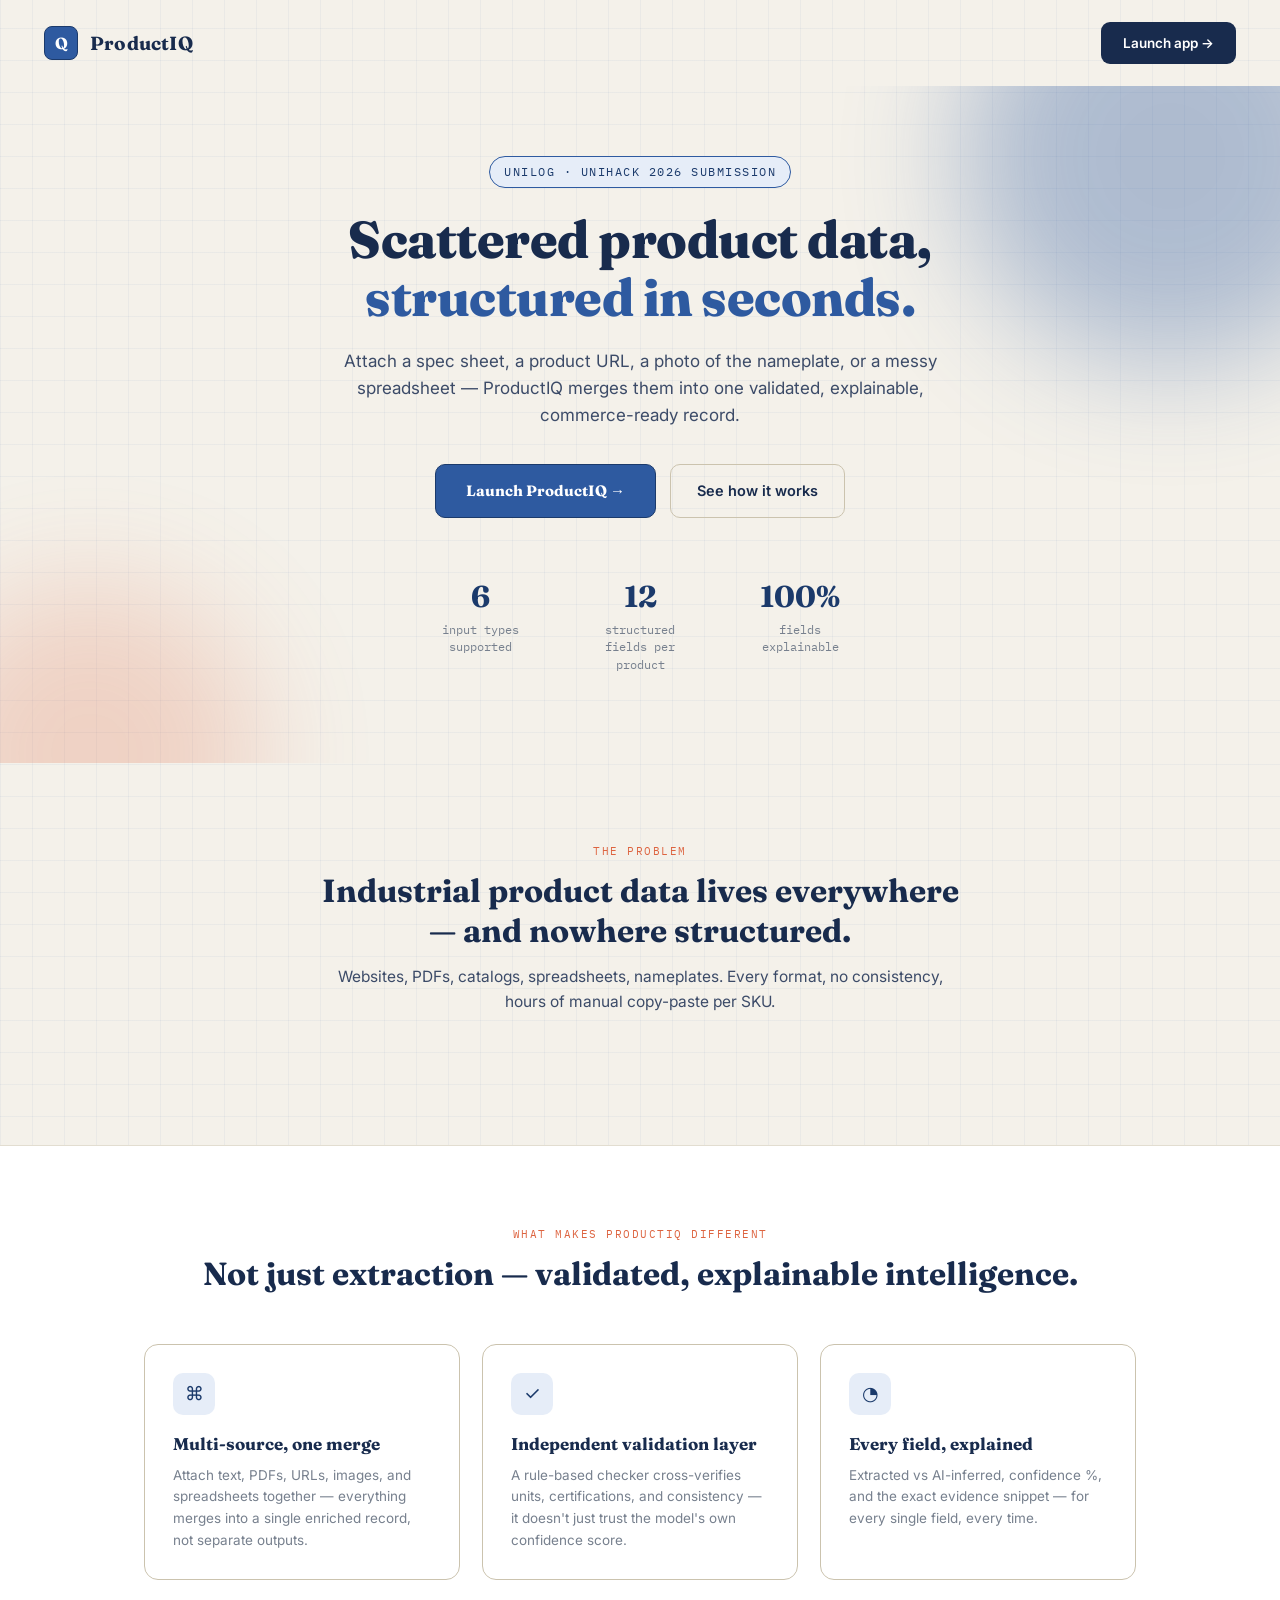
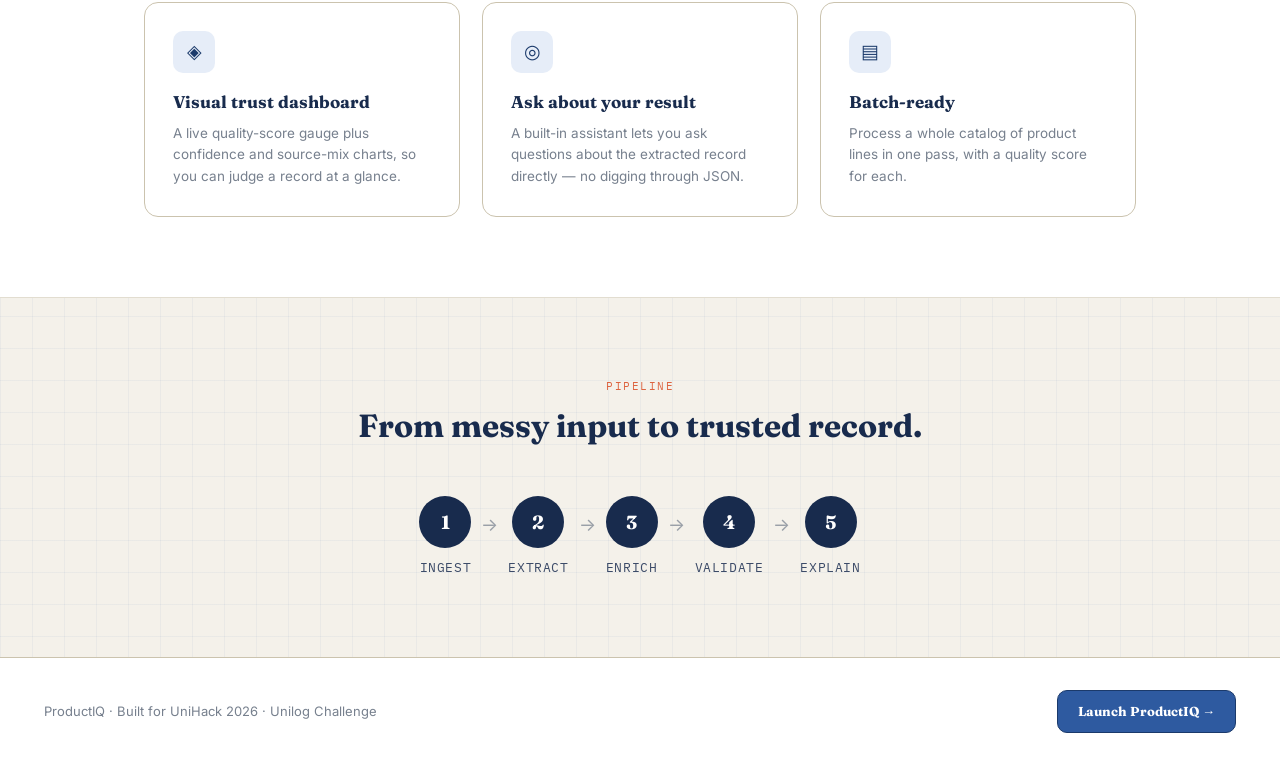
<file: index.html>
<!DOCTYPE html>
<html lang="en">
<head>
<meta charset="UTF-8">
<meta name="viewport" content="width=device-width, initial-scale=1.0">
<title>ProductIQ — AI Product Intelligence for Industrial Commerce</title>
<link rel="preconnect" href="https://fonts.googleapis.com">
<link href="https://fonts.googleapis.com/css2?family=Fraunces:wght@600;700;800&family=Inter:wght@400;500;600;700&family=IBM+Plex+Mono:wght@400;500&display=swap" rel="stylesheet">
<link rel="stylesheet" href="style.css">
</head>
<body class="landing-body">

<nav class="landing-nav">
  <div class="brand">
    <div class="mark">Q</div>
    <div class="name">ProductIQ</div>
  </div>
  <a href="app.html" class="nav-cta">Launch app →</a>
</nav>

<header class="hero">
  <div class="hero-blob b1"></div>
  <div class="hero-blob b2"></div>
  <div class="hero-inner">
    <div class="hero-eyebrow reveal">UNILOG · UNIHACK 2026 SUBMISSION</div>
    <h1 class="hero-title reveal">Scattered product data,<br><span class="hl">structured in seconds.</span></h1>
    <p class="hero-sub reveal">Attach a spec sheet, a product URL, a photo of the nameplate, or a messy
      spreadsheet — ProductIQ merges them into one validated, explainable, commerce-ready record.</p>
    <div class="hero-actions reveal">
      <a href="app.html" class="btn-primary">Launch ProductIQ →</a>
      <a href="#how" class="btn-ghost">See how it works</a>
    </div>
    <div class="hero-stats reveal">
      <div class="stat"><div class="stat-n">6</div><div class="stat-l">input types supported</div></div>
      <div class="stat"><div class="stat-n">12</div><div class="stat-l">structured fields per product</div></div>
      <div class="stat"><div class="stat-n">100%</div><div class="stat-l">fields explainable</div></div>
    </div>
  </div>
</header>

<section class="section" id="how">
  <div class="section-head reveal">
    <div class="section-eyebrow">The problem</div>
    <h2>Industrial product data lives everywhere — and nowhere structured.</h2>
    <p>Websites, PDFs, catalogs, spreadsheets, nameplates. Every format, no consistency,
       hours of manual copy-paste per SKU.</p>
  </div>
</section>

<section class="section alt">
  <div class="section-head reveal">
    <div class="section-eyebrow">What makes ProductIQ different</div>
    <h2>Not just extraction — validated, explainable intelligence.</h2>
  </div>
  <div class="features-grid">
    <div class="feature-card reveal">
      <div class="fi">⌘</div>
      <h3>Multi-source, one merge</h3>
      <p>Attach text, PDFs, URLs, images, and spreadsheets together — everything merges into a single enriched record, not separate outputs.</p>
    </div>
    <div class="feature-card reveal">
      <div class="fi">✓</div>
      <h3>Independent validation layer</h3>
      <p>A rule-based checker cross-verifies units, certifications, and consistency — it doesn't just trust the model's own confidence score.</p>
    </div>
    <div class="feature-card reveal">
      <div class="fi">◔</div>
      <h3>Every field, explained</h3>
      <p>Extracted vs AI-inferred, confidence %, and the exact evidence snippet — for every single field, every time.</p>
    </div>
    <div class="feature-card reveal">
      <div class="fi">◈</div>
      <h3>Visual trust dashboard</h3>
      <p>A live quality-score gauge plus confidence and source-mix charts, so you can judge a record at a glance.</p>
    </div>
    <div class="feature-card reveal">
      <div class="fi">◎</div>
      <h3>Ask about your result</h3>
      <p>A built-in assistant lets you ask questions about the extracted record directly — no digging through JSON.</p>
    </div>
    <div class="feature-card reveal">
      <div class="fi">▤</div>
      <h3>Batch-ready</h3>
      <p>Process a whole catalog of product lines in one pass, with a quality score for each.</p>
    </div>
  </div>
</section>

<section class="section">
  <div class="section-head reveal">
    <div class="section-eyebrow">Pipeline</div>
    <h2>From messy input to trusted record.</h2>
  </div>
  <div class="pipeline reveal">
    <div class="pstep"><div class="pn">1</div><div class="pt">Ingest</div></div>
    <div class="parrow">→</div>
    <div class="pstep"><div class="pn">2</div><div class="pt">Extract</div></div>
    <div class="parrow">→</div>
    <div class="pstep"><div class="pn">3</div><div class="pt">Enrich</div></div>
    <div class="parrow">→</div>
    <div class="pstep"><div class="pn">4</div><div class="pt">Validate</div></div>
    <div class="parrow">→</div>
    <div class="pstep"><div class="pn">5</div><div class="pt">Explain</div></div>
  </div>
</section>

<footer class="landing-footer">
  <div>ProductIQ · Built for UniHack 2026 · Unilog Challenge</div>
  <a href="app.html" class="btn-primary small">Launch ProductIQ →</a>
</footer>

<script src="landing.js"></script>
</body>
</html>
</file>
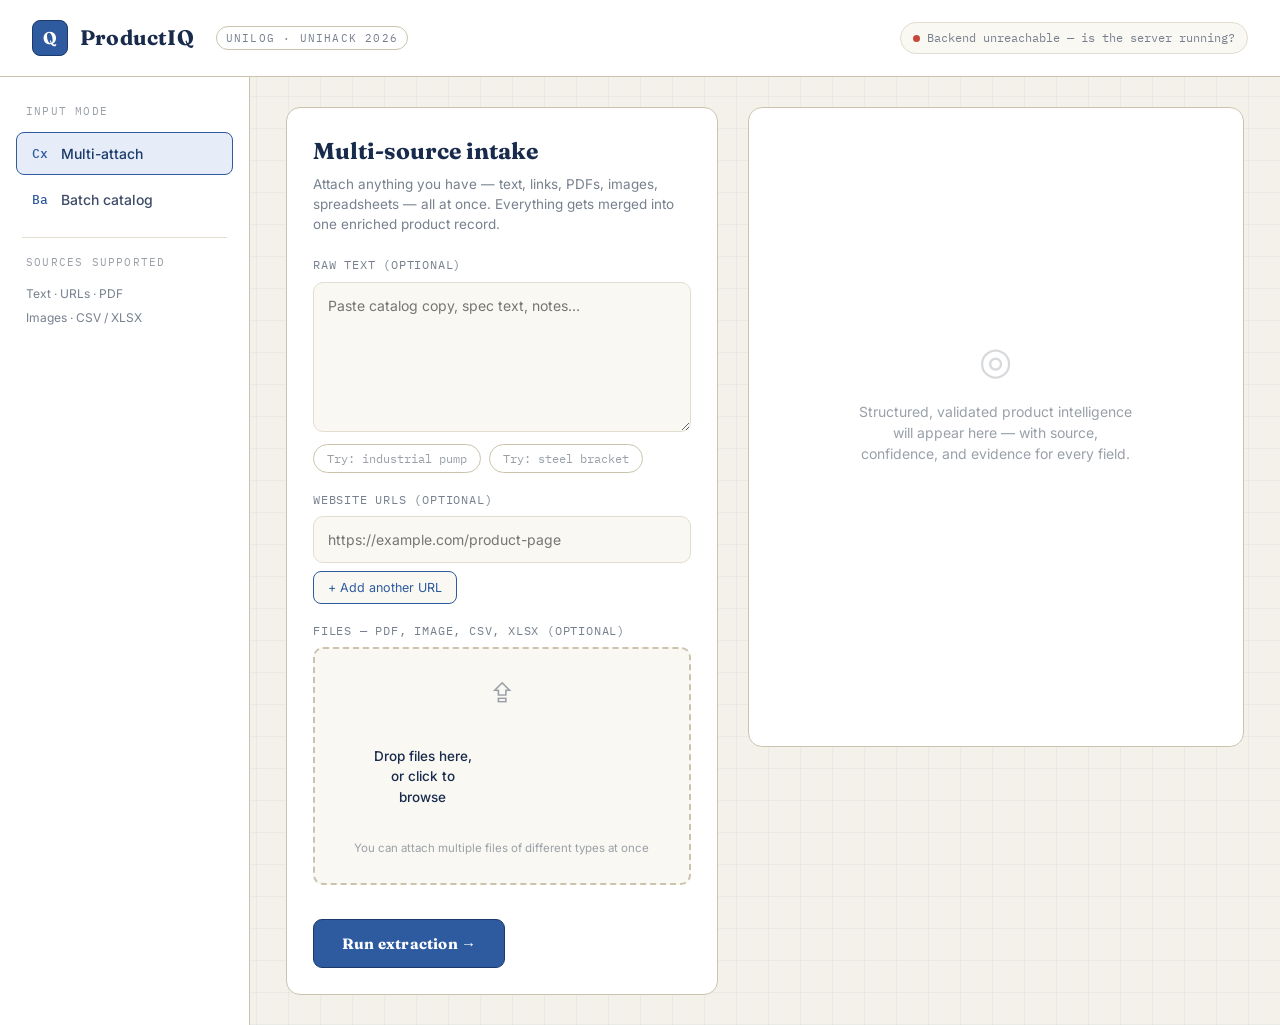
<file: app.html>
<!DOCTYPE html>
<html lang="en">
<head>
<meta charset="UTF-8">
<meta name="viewport" content="width=device-width, initial-scale=1.0">
<title>ProductIQ — AI Product Intelligence</title>
<link rel="preconnect" href="https://fonts.googleapis.com">
<link href="https://fonts.googleapis.com/css2?family=Fraunces:wght@600;700&family=Inter:wght@400;500;600&family=IBM+Plex+Mono:wght@400;500&display=swap" rel="stylesheet">
<link rel="stylesheet" href="style.css">
</head>
<body>

<div class="topbar">
  <div class="brand">
    <div class="mark">Q</div>
    <div class="name">ProductIQ</div>
    <div class="tag">Unilog · UniHack 2026</div>
  </div>
  <div class="status-pill">
    <span class="status-dot" id="apiDot"></span>
    <span id="apiStatusText">Checking backend…</span>
  </div>
</div>

<div class="shell">

  <div class="rail">
    <div class="rail-label">Input mode</div>
    <button class="source-btn active" data-src="compose"><span class="ic">Cx</span>Multi-attach</button>
    <button class="source-btn" data-src="batch"><span class="ic">Ba</span>Batch catalog</button>
    <div class="rail-hr"></div>
    <div class="rail-label">Sources supported</div>
    <div style="padding:0 10px;font-size:12px;color:var(--muted);line-height:2;">
      Text · URLs · PDF<br>Images · CSV / XLSX
    </div>
  </div>

  <div class="main" id="mainArea">
    <!-- populated by app.js -->
  </div>

</div>

<!--
  If your backend is deployed somewhere other than localhost, set the URL here
  BEFORE app.js loads.
-->
<script>window.PRODUCTIQ_API_BASE = "https://productiq-asks.onrender.com";</script>
<script src="app.js"></script>
</body>
</html>
</file>
<file: style.css>
:root{
  --bg:#F4F1EA;
  --surface:#FFFFFF;
  --surface-2:#FAF8F3;
  --ink:#182B4D;
  --ink-soft:#3C4B68;
  --blue:#2E5AA0;
  --blue-dark:#1B3A6B;
  --blue-pale:#E6EDF8;
  --coral:#DD6440;
  --coral-pale:#FBE9E2;
  --line:#E2DDD0;
  --line-strong:#CBC3AE;
  --muted:#77808E;
  --dim:#9AA0A8;
  --green:#2E8A5E;
  --green-pale:#E4F3EB;
  --red:#C6473B;
  --red-pale:#FBEAE7;
  --radius:10px;
  --font-display:'Fraunces',serif;
  --font-body:'Inter',sans-serif;
  --font-mono:'IBM Plex Mono',monospace;
}
*{box-sizing:border-box;margin:0;padding:0;}
body{
  background-color:var(--bg);
  background-image:
    repeating-linear-gradient(0deg, rgba(46,90,160,0.05) 0px, rgba(46,90,160,0.05) 1px, transparent 1px, transparent 32px),
    repeating-linear-gradient(90deg, rgba(46,90,160,0.05) 0px, rgba(46,90,160,0.05) 1px, transparent 1px, transparent 32px);
  color:var(--ink);
  font-family:var(--font-body);
  line-height:1.5;
  min-height:100vh;
}
::selection{background:var(--coral);color:#fff;}

.topbar{
  display:flex;align-items:center;justify-content:space-between;
  padding:20px 32px;border-bottom:1.5px solid var(--line-strong);
  background:var(--surface);
}
.brand{display:flex;align-items:center;gap:12px;}
.brand .mark{
  width:36px;height:36px;border-radius:8px;
  background:var(--blue);border:1.5px solid var(--blue-dark);
  display:flex;align-items:center;justify-content:center;
  font-family:var(--font-display);font-weight:700;color:#fff;font-size:17px;
}
.brand .name{font-family:var(--font-display);font-weight:700;font-size:21px;letter-spacing:.2px;color:var(--ink);}
.brand .tag{font-size:11px;color:var(--muted);font-family:var(--font-mono);text-transform:uppercase;letter-spacing:1.2px;margin-left:10px;padding:3px 9px;border:1px solid var(--line-strong);border-radius:20px;}
.status-pill{
  display:flex;align-items:center;gap:7px;font-size:11.5px;color:var(--muted);font-family:var(--font-mono);
  padding:6px 12px;background:var(--surface-2);border:1px solid var(--line);border-radius:20px;
}
.status-dot{width:7px;height:7px;border-radius:50%;background:var(--dim);}
.status-dot.ok{background:var(--green);}
.status-dot.down{background:var(--red);}

.shell{display:grid;grid-template-columns:250px minmax(0,1fr);min-height:calc(100vh - 77px);}
@media (max-width:900px){.shell{grid-template-columns:1fr;}}

.rail{border-right:1.5px solid var(--line-strong);padding:26px 16px;background:var(--surface);}
.rail-label{font-size:11px;color:var(--dim);text-transform:uppercase;letter-spacing:1.2px;font-family:var(--font-mono);padding:0 10px 12px;}
.source-btn{
  display:flex;align-items:center;gap:11px;
  padding:12px 13px;border-radius:8px;border:1.5px solid transparent;
  background:transparent;color:var(--ink-soft);cursor:pointer;
  font-family:var(--font-body);font-size:14px;font-weight:500;
  text-align:left;width:100%;margin-bottom:3px;transition:background .12s,border-color .12s;
}
.source-btn:hover{background:var(--surface-2);}
.source-btn.active{background:var(--blue-pale);border-color:var(--blue);color:var(--blue-dark);}
.source-btn .ic{width:20px;text-align:center;font-family:var(--font-mono);font-size:13px;flex-shrink:0;color:var(--blue);}
.rail-hr{height:1px;background:var(--line);margin:16px 6px;}

.main{padding:30px 36px;display:grid;grid-template-columns:minmax(0,1fr) minmax(0,1.15fr);gap:30px;align-items:start;}
@media (max-width:1150px){.main{grid-template-columns:1fr;}}

.panel{background:var(--surface);border:1.5px solid var(--line-strong);border-radius:14px;padding:26px;}
.panel-title{font-family:var(--font-display);font-size:23px;font-weight:700;margin-bottom:5px;color:var(--ink);}
.panel-sub{font-size:13.5px;color:var(--muted);margin-bottom:22px;}

.compose-block{margin-bottom:18px;}
.field-label{font-size:11.5px;color:var(--muted);margin-bottom:8px;text-transform:uppercase;letter-spacing:.8px;font-family:var(--font-mono);display:flex;align-items:center;justify-content:space-between;}

textarea, input[type=text], input[type=url]{
  width:100%;background:var(--surface-2);border:1.5px solid var(--line);color:var(--ink);
  border-radius:var(--radius);padding:14px;font-family:var(--font-body);font-size:14px;resize:vertical;
}
textarea:focus, input[type=text]:focus, input[type=url]:focus{outline:none;border-color:var(--blue);background:#fff;}
textarea{min-height:120px;}
#rawText{min-height:150px;}

.url-row{display:flex;gap:8px;margin-bottom:8px;}
.url-row input{flex:1;}
.icon-btn{
  background:var(--surface-2);border:1.5px solid var(--line);color:var(--ink-soft);
  border-radius:8px;width:42px;flex-shrink:0;cursor:pointer;font-size:16px;font-family:var(--font-body);
}
.icon-btn:hover{border-color:var(--blue);color:var(--blue);}
.icon-btn.add{color:var(--blue);border-color:var(--blue);}

.drop{
  border:2px dashed var(--line-strong);border-radius:var(--radius);
  padding:26px 16px;text-align:center;cursor:pointer;
  background:var(--surface-2);transition:border-color .15s,background .15s;
}
.drop:hover,.drop.drag{border-color:var(--blue);background:var(--blue-pale);}
.drop .ic{font-size:22px;color:var(--dim);margin-bottom:8px;}
.drop .main{font-size:13.5px;color:var(--ink);margin-bottom:3px;font-weight:500;}
.drop .sub{font-size:11.5px;color:var(--dim);}
input[type=file]{display:none;}

.chips{display:flex;flex-wrap:wrap;gap:8px;margin-top:12px;}
.chip{
  display:flex;align-items:center;gap:8px;
  background:var(--surface-2);border:1.5px solid var(--line);border-radius:8px;
  padding:8px 11px;font-size:12.5px;
}
.chip .ctype{
  font-family:var(--font-mono);font-size:9.5px;text-transform:uppercase;letter-spacing:.5px;
  background:var(--blue-pale);color:var(--blue-dark);padding:2px 6px;border-radius:4px;
}
.chip .cname{color:var(--ink);max-width:150px;overflow:hidden;text-overflow:ellipsis;white-space:nowrap;}
.chip .crm{background:none;border:none;color:var(--dim);cursor:pointer;font-size:14px;line-height:1;}
.chip .crm:hover{color:var(--red);}

.samples{display:flex;gap:8px;flex-wrap:wrap;margin-top:6px;}
.sample-chip{
  background:transparent;border:1px solid var(--line-strong);color:var(--dim);
  padding:6px 13px;border-radius:20px;font-size:11.5px;cursor:pointer;font-family:var(--font-mono);
}
.sample-chip:hover{border-color:var(--blue);color:var(--blue);}

.runbar{margin-top:22px;display:flex;align-items:center;gap:16px;}
.run-btn{
  background:var(--blue);color:#fff;border:1.5px solid var(--blue-dark);border-radius:9px;
  padding:14px 28px;font-family:var(--font-display);font-weight:700;font-size:15px;
  cursor:pointer;letter-spacing:.2px;transition:filter .12s, transform .05s;
}
.run-btn:hover{filter:brightness(1.08);}
.run-btn:active{transform:scale(.98);}
.run-btn:disabled{background:var(--line-strong);color:var(--dim);border-color:var(--line-strong);cursor:not-allowed;}
.status-line{font-size:12.5px;color:var(--muted);font-family:var(--font-mono);}
.status-line.err{color:var(--red);}

/* -------- output panel (larger, spacious) -------- */
.output-panel{background:var(--surface);border:1.5px solid var(--line-strong);border-radius:14px;padding:30px;min-height:640px;max-height:82vh;overflow-y:auto;position:sticky;top:20px;}
.output-empty{height:520px;display:flex;flex-direction:column;align-items:center;justify-content:center;text-align:center;color:var(--dim);gap:12px;}
.output-empty .ic{font-size:38px;opacity:.4;}
.output-empty .t{font-size:14px;max-width:280px;}

.gauge-wrap{display:flex;align-items:center;gap:22px;padding:18px 20px;background:var(--blue-pale);border-radius:12px;margin-bottom:26px;border:1.5px solid var(--blue);}
.gauge{position:relative;width:110px;height:110px;flex-shrink:0;}
.gauge svg{transform:rotate(-90deg);}
.gauge-num{position:absolute;top:0;left:0;width:100%;height:100%;display:flex;flex-direction:column;align-items:center;justify-content:center;}
.gauge-num .n{font-family:var(--font-display);font-size:28px;font-weight:700;color:var(--ink);}
.gauge-num .l{font-size:9px;color:var(--muted);font-family:var(--font-mono);}
.gauge-info .gt{font-family:var(--font-display);font-size:17px;font-weight:700;color:var(--ink);margin-bottom:4px;}
.gauge-info .gs{font-size:12.5px;color:var(--ink-soft);}
.gauge-info .gsrc{font-size:11px;color:var(--muted);margin-top:6px;font-family:var(--font-mono);}

.field-card{border-bottom:1.5px solid var(--line);padding:17px 0;}
.field-card:last-child{border-bottom:none;}
.field-head{display:flex;align-items:center;justify-content:space-between;margin-bottom:7px;}
.field-name{font-size:12px;color:var(--ink-soft);text-transform:uppercase;letter-spacing:.7px;font-family:var(--font-mono);font-weight:500;}
.badge{font-size:10.5px;padding:3px 10px;border-radius:20px;font-family:var(--font-mono);font-weight:500;}
.badge.extracted{background:var(--green-pale);color:var(--green);}
.badge.inferred{background:var(--coral-pale);color:var(--coral);}
.field-val{font-size:15px;color:var(--ink);word-break:break-word;line-height:1.55;}
.field-val.mono{font-family:var(--font-mono);font-size:13px;background:var(--surface-2);padding:8px 10px;border-radius:6px;border:1px solid var(--line);}
.field-evidence{font-size:12px;color:var(--dim);margin-top:6px;font-style:italic;}
.field-flag{font-size:12px;margin-top:8px;padding:8px 11px;border-radius:7px;display:flex;gap:7px;align-items:flex-start;}
.field-flag.warning{background:var(--red-pale);color:#A83A30;}
.field-flag.ok{background:var(--green-pale);color:var(--green);}

.conf-bar-wrap{display:flex;align-items:center;gap:9px;margin-top:8px;}
.conf-bar{flex:1;height:5px;background:var(--line);border-radius:3px;overflow:hidden;}
.conf-fill{height:100%;background:var(--blue);border-radius:3px;}
.conf-pct{font-size:11px;color:var(--dim);font-family:var(--font-mono);min-width:32px;text-align:right;}

.output-actions{display:flex;gap:10px;margin-top:24px;}
.out-btn{flex:1;background:var(--surface-2);border:1.5px solid var(--line-strong);color:var(--ink-soft);padding:11px;border-radius:9px;font-size:13px;cursor:pointer;font-family:var(--font-body);font-weight:500;}
.out-btn:hover{border-color:var(--blue);color:var(--blue);}

.loading{display:flex;flex-direction:column;align-items:center;justify-content:center;height:520px;gap:16px;}
.spinner{width:38px;height:38px;border:3.5px solid var(--line);border-top-color:var(--blue);border-radius:50%;animation:spin .8s linear infinite;}
@keyframes spin{to{transform:rotate(360deg);}}
.loading .lt{font-size:13px;color:var(--muted);font-family:var(--font-mono);}

.sources-strip{display:flex;flex-wrap:wrap;gap:6px;margin-bottom:22px;}
.source-tag{font-size:10.5px;font-family:var(--font-mono);background:var(--surface-2);border:1px solid var(--line);color:var(--muted);padding:3px 9px;border-radius:20px;}

.batch-row{display:grid;grid-template-columns:1fr auto auto;gap:14px;align-items:center;background:var(--surface-2);border:1.5px solid var(--line);border-radius:9px;padding:13px 15px;margin-bottom:9px;}
.batch-row .bname{font-size:13.5px;color:var(--ink);}
.batch-row .bscore{font-family:var(--font-mono);font-size:13.5px;color:var(--blue);font-weight:500;}
.batch-row .bwarn{font-size:11px;color:var(--coral);font-family:var(--font-mono);}

::-webkit-scrollbar{width:9px;height:9px;}
::-webkit-scrollbar-track{background:transparent;}
::-webkit-scrollbar-thumb{background:var(--line-strong);border-radius:5px;}

/* ================= LANDING PAGE ================= */
.landing-body{overflow-x:hidden;}
.landing-nav{
  display:flex;align-items:center;justify-content:space-between;
  padding:22px 44px;position:relative;z-index:5;
}
.landing-nav .brand{display:flex;align-items:center;gap:12px;}
.landing-nav .mark{width:34px;height:34px;border-radius:8px;background:var(--blue);border:1.5px solid var(--blue-dark);display:flex;align-items:center;justify-content:center;font-family:var(--font-display);font-weight:700;color:#fff;font-size:16px;}
.landing-nav .name{font-family:var(--font-display);font-weight:700;font-size:19px;color:var(--ink);}
.nav-cta{
  background:var(--ink);color:#fff;text-decoration:none;
  padding:11px 22px;border-radius:9px;font-family:var(--font-body);font-weight:600;font-size:13.5px;
  transition:background .15s;
}
.nav-cta:hover{background:var(--blue-dark);}

.hero{position:relative;padding:70px 44px 90px;overflow:hidden;}
.hero-blob{position:absolute;border-radius:50%;filter:blur(60px);opacity:.35;z-index:0;transition:transform .1s linear;}
.hero-blob.b1{width:420px;height:420px;background:var(--blue);top:-140px;right:-100px;}
.hero-blob.b2{width:340px;height:340px;background:var(--coral);bottom:-160px;left:-80px;opacity:.22;}
.hero-inner{position:relative;z-index:1;max-width:760px;margin:0 auto;text-align:center;}
.hero-eyebrow{font-family:var(--font-mono);font-size:11.5px;letter-spacing:1.5px;color:var(--blue-dark);background:var(--blue-pale);display:inline-block;padding:6px 14px;border-radius:20px;border:1px solid var(--blue);margin-bottom:22px;}
.hero-title{font-family:var(--font-display);font-size:52px;font-weight:800;line-height:1.12;color:var(--ink);margin-bottom:22px;letter-spacing:-.5px;}
.hero-title .hl{color:var(--blue);position:relative;}
.hero-sub{font-size:17px;color:var(--ink-soft);max-width:600px;margin:0 auto 34px;line-height:1.6;}
.hero-actions{display:flex;gap:14px;justify-content:center;margin-bottom:56px;}
.btn-primary{
  background:var(--blue);color:#fff;text-decoration:none;padding:15px 30px;border-radius:10px;
  font-family:var(--font-display);font-weight:700;font-size:15px;border:1.5px solid var(--blue-dark);
  transition:transform .12s, filter .12s;display:inline-block;
}
.btn-primary:hover{transform:translateY(-2px);filter:brightness(1.06);}
.btn-primary.small{padding:11px 20px;font-size:13px;}
.btn-ghost{
  color:var(--ink);text-decoration:none;padding:15px 26px;border-radius:10px;border:1.5px solid var(--line-strong);
  font-family:var(--font-body);font-weight:600;font-size:14.5px;transition:border-color .12s,background .12s;
}
.btn-ghost:hover{border-color:var(--blue);background:var(--surface);}
.hero-stats{display:flex;justify-content:center;gap:50px;}
.stat-n{font-family:var(--font-display);font-size:30px;font-weight:700;color:var(--blue-dark);}
.stat-l{font-size:11.5px;color:var(--muted);font-family:var(--font-mono);margin-top:2px;max-width:110px;}

.reveal{opacity:0;transform:translateY(24px);transition:opacity .6s ease, transform .6s ease;}
.reveal.in{opacity:1;transform:translateY(0);}
.reveal:nth-child(2){transition-delay:.08s;}
.reveal:nth-child(3){transition-delay:.16s;}

.section{padding:80px 44px;max-width:1080px;margin:0 auto;}
.section.alt{background:var(--surface);border-top:1.5px solid var(--line);border-bottom:1.5px solid var(--line);max-width:none;padding-left:0;padding-right:0;}
.section.alt > *{max-width:1080px;margin-left:auto;margin-right:auto;padding-left:44px;padding-right:44px;}
.section-head{text-align:center;max-width:640px;margin:0 auto 50px;}
.section-eyebrow{font-family:var(--font-mono);font-size:11px;letter-spacing:1.5px;color:var(--coral);text-transform:uppercase;margin-bottom:12px;}
.section-head h2{font-family:var(--font-display);font-size:32px;font-weight:700;color:var(--ink);line-height:1.25;margin-bottom:14px;}
.section-head p{color:var(--ink-soft);font-size:15.5px;line-height:1.6;}

.features-grid{display:grid;grid-template-columns:repeat(3,1fr);gap:22px;}
@media (max-width:820px){.features-grid{grid-template-columns:1fr;}}
.feature-card{
  background:var(--surface);border:1.5px solid var(--line-strong);border-radius:14px;padding:28px;
  transition:transform .18s, box-shadow .18s, border-color .18s;
}
.feature-card:hover{transform:translateY(-4px);box-shadow:0 14px 30px rgba(24,43,77,.08);border-color:var(--blue);}
.feature-card .fi{
  width:42px;height:42px;border-radius:10px;background:var(--blue-pale);color:var(--blue-dark);
  display:flex;align-items:center;justify-content:center;font-size:19px;margin-bottom:16px;
}
.feature-card h3{font-family:var(--font-display);font-size:17px;font-weight:700;color:var(--ink);margin-bottom:8px;}
.feature-card p{font-size:13.5px;color:var(--muted);line-height:1.6;}

.pipeline{display:flex;align-items:center;justify-content:center;gap:6px;flex-wrap:wrap;}
.pstep{display:flex;flex-direction:column;align-items:center;gap:10px;}
.pn{width:52px;height:52px;border-radius:50%;background:var(--ink);color:#fff;display:flex;align-items:center;justify-content:center;font-family:var(--font-display);font-weight:700;font-size:19px;}
.pt{font-size:12.5px;color:var(--ink-soft);font-family:var(--font-mono);text-transform:uppercase;letter-spacing:.6px;}
.parrow{color:var(--dim);font-size:18px;margin:0 4px;padding-bottom:24px;}

.landing-footer{
  display:flex;align-items:center;justify-content:space-between;padding:32px 44px;
  border-top:1.5px solid var(--line-strong);background:var(--surface);
  font-size:13px;color:var(--muted);
}
@media (max-width:640px){
  .hero-title{font-size:36px;}
  .hero-stats{gap:26px;flex-wrap:wrap;}
  .landing-footer{flex-direction:column;gap:16px;text-align:center;}
}

/* ================= charts (output panel) ================= */
.charts-row{
  display:grid;grid-template-columns:1fr 1.3fr;gap:16px;margin-bottom:26px;
}
@media (max-width:1400px){.charts-row{grid-template-columns:1fr;}}
.chart-card{
  background:var(--surface-2);border:1.5px solid var(--line);border-radius:12px;
  padding:18px;
}
.chart-title{
  font-size:11.5px;color:var(--muted);text-transform:uppercase;letter-spacing:.8px;
  font-family:var(--font-mono);margin-bottom:14px;font-weight:500;
}
.donut-wrap{display:flex;align-items:center;gap:18px;}
.donut-legend{display:flex;flex-direction:column;gap:8px;font-size:12.5px;color:var(--ink-soft);}
.legend-item{display:flex;align-items:center;gap:8px;}
.legend-item .dot{width:10px;height:10px;border-radius:3px;flex-shrink:0;}
.legend-item .dot.extracted{background:var(--green);}
.legend-item .dot.inferred{background:var(--coral-pale);border:1.5px solid var(--coral);}

.bar-chart{display:flex;flex-direction:column;gap:10px;}
.bar-row{display:grid;grid-template-columns:110px 1fr 34px;align-items:center;gap:10px;}
.bar-label{font-size:11px;color:var(--muted);font-family:var(--font-mono);white-space:nowrap;overflow:hidden;text-overflow:ellipsis;}
.bar-track{height:7px;background:var(--line);border-radius:4px;overflow:hidden;}
.bar-fill{height:100%;background:linear-gradient(90deg,var(--blue),var(--cyan,#4FA9D1));border-radius:4px;transition:width .3s ease;}
.bar-pct{font-size:11px;color:var(--dim);font-family:var(--font-mono);text-align:right;}

/* ================= chat panel (ask about result) ================= */
.chat-panel{
  margin-top:28px;border:1.5px solid var(--line-strong);border-radius:12px;
  background:var(--surface-2);overflow:hidden;
}
.chat-head{
  padding:13px 18px;font-family:var(--font-display);font-weight:700;font-size:14.5px;
  color:var(--ink);background:var(--blue-pale);border-bottom:1.5px solid var(--line);
}
.chat-messages{
  padding:16px 18px;display:flex;flex-direction:column;gap:10px;
  max-height:280px;overflow-y:auto;
}
.chat-bubble{
  font-size:13px;line-height:1.5;padding:10px 13px;border-radius:10px;max-width:88%;
}
.chat-bubble.bot{background:var(--surface);border:1.5px solid var(--line);color:var(--ink-soft);align-self:flex-start;border-bottom-left-radius:3px;}
.chat-bubble.user{background:var(--blue);color:#fff;align-self:flex-end;border-bottom-right-radius:3px;}
.chat-bubble.typing{color:var(--dim);font-style:italic;}
.chat-input-row{display:flex;gap:8px;padding:14px 18px;border-top:1.5px solid var(--line);background:var(--surface);}
.chat-input-row input{
  flex:1;background:var(--surface-2);border:1.5px solid var(--line);color:var(--ink);
  border-radius:8px;padding:10px 12px;font-family:var(--font-body);font-size:13px;
}
.chat-input-row input:focus{outline:none;border-color:var(--blue);}
.chat-send-btn{
  background:var(--blue);color:#fff;border:none;border-radius:8px;padding:10px 18px;
  font-family:var(--font-body);font-weight:600;font-size:13px;cursor:pointer;
}
.chat-send-btn:hover{filter:brightness(1.08);}
.chat-send-btn:disabled{background:var(--line-strong);cursor:not-allowed;}

/* subtle hover lift + entrance animation for field cards, applied via JS-added class */
.field-card{transition:background .15s;}
.field-card:hover{background:var(--surface-2);border-radius:8px;}
</file>
